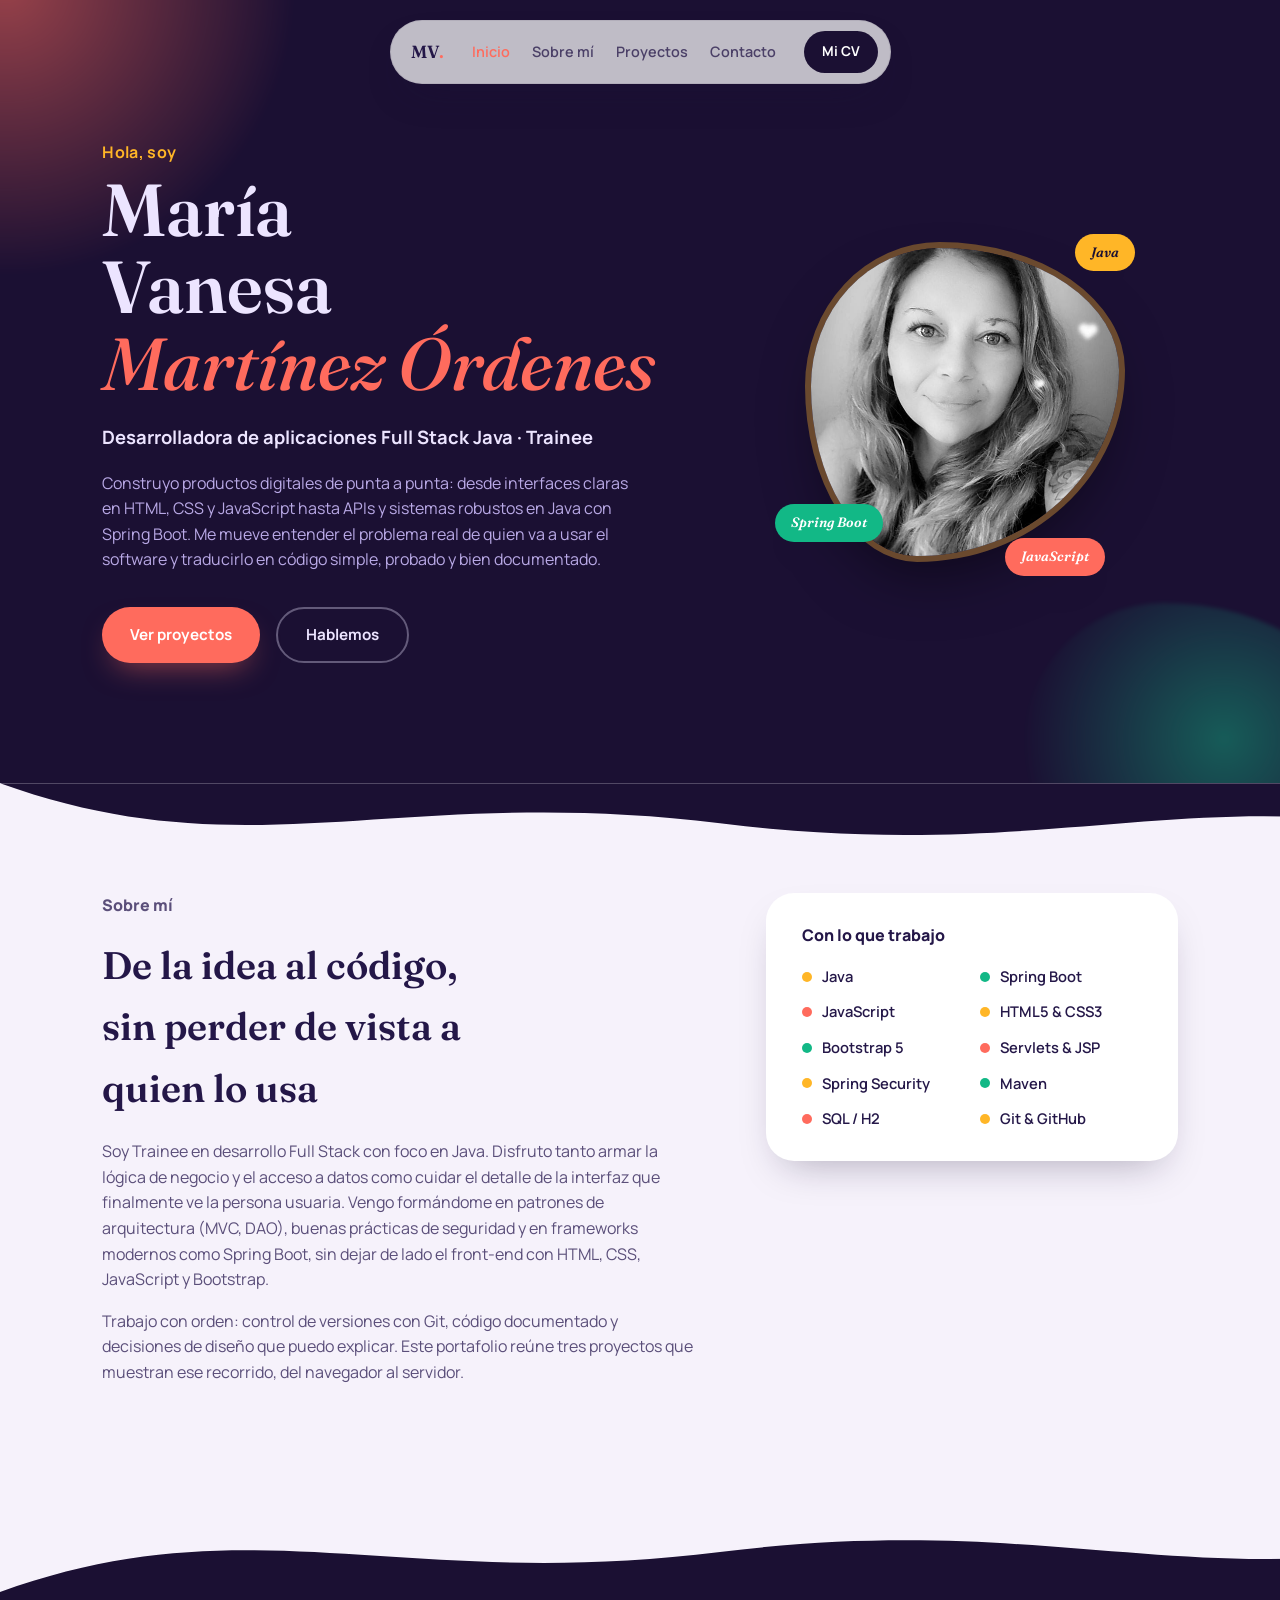
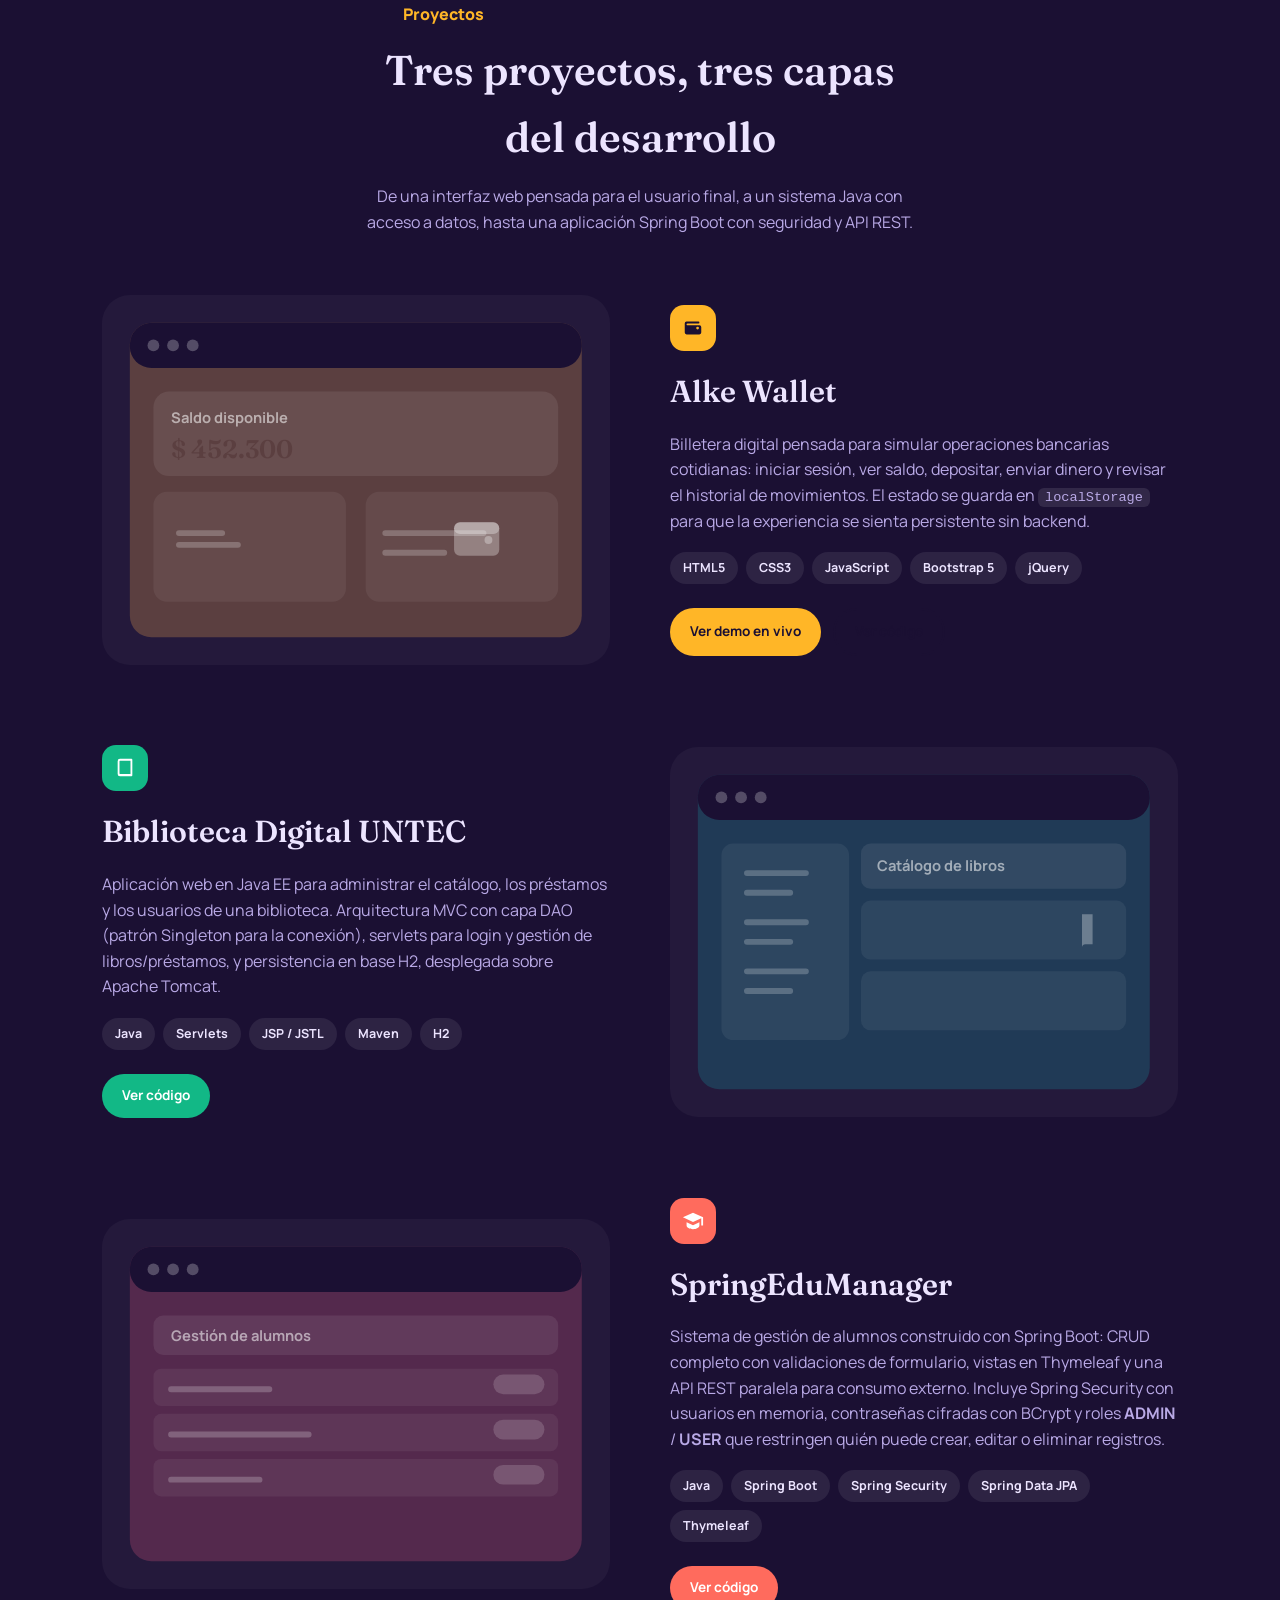
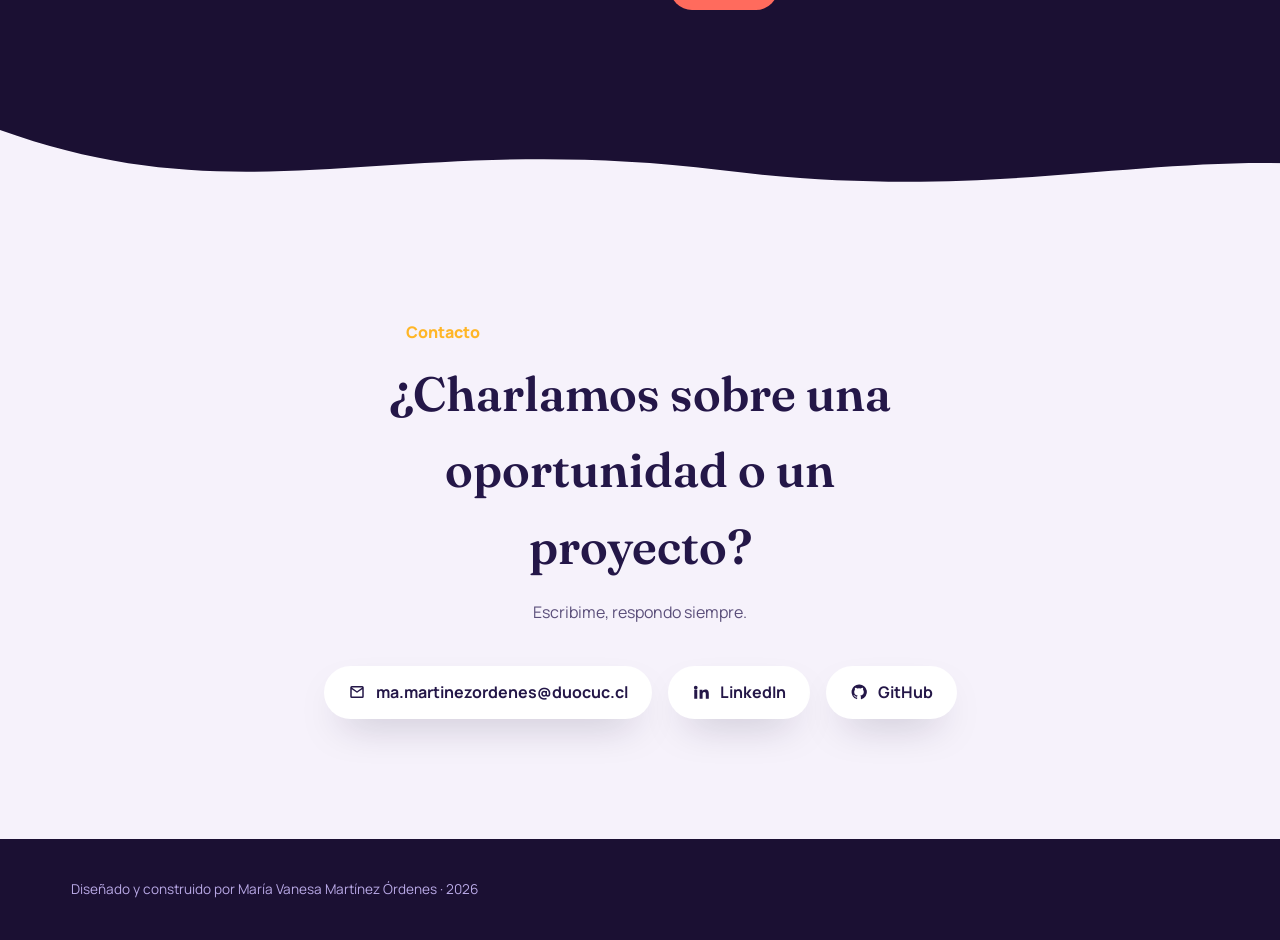
<file: index.html>
<!DOCTYPE html>
<html lang="es">
<head>
<meta charset="UTF-8">
<meta name="viewport" content="width=device-width, initial-scale=1.0">
<title>María Vanesa Martínez Órdenes · Desarrolladora Full Stack Java</title>
<meta name="description" content="Portafolio de María Vanesa Martínez Órdenes, desarrolladora de aplicaciones Full Stack Java Trainee.">
<link rel="preconnect" href="https://fonts.googleapis.com">
<link rel="preconnect" href="https://fonts.gstatic.com" crossorigin>
<link href="https://fonts.googleapis.com/css2?family=Fraunces:ital,opsz,wght@0,9..144,300;0,9..144,500;0,9..144,600;0,9..144,700;1,9..144,500;1,9..144,600&family=Manrope:wght@400;500;600;700;800&display=swap" rel="stylesheet">
<link rel="stylesheet" href="css/styles.css">
</head>
<body>

<div class="blob-cursor" aria-hidden="true"></div>

<header class="nav-wrap">
  <nav class="nav-pill" aria-label="Navegación principal">
    <a href="#inicio" class="nav-logo">MV<span>.</span></a>
    <div class="nav-links">
      <a href="#inicio">Inicio</a>
      <a href="#sobre-mi">Sobre mí</a>
      <a href="#proyectos">Proyectos</a>
      <a href="#contacto">Contacto</a>
    </div>
    <a href="assets/CV-Maria-Martinez.pdf" class="nav-cta">Mi CV</a>
  </nav>
</header>

<main>

  <!-- HERO -->
  <section id="inicio" class="hero">
    <div class="hero-blob hero-blob--a" aria-hidden="true"></div>
    <div class="hero-blob hero-blob--b" aria-hidden="true"></div>

    <div class="hero-grid">
      <div class="hero-copy">
        <p class="hero-kicker">Hola, soy</p>
        <h1 class="hero-name">
          <span class="reveal" style="--d:0">María</span>
          <span class="reveal" style="--d:1">Vanesa</span>
          <span class="reveal hero-name--accent" style="--d:2">Martínez Órdenes</span>
        </h1>
        <p class="hero-role reveal" style="--d:3">Desarrolladora de aplicaciones Full Stack Java · Trainee</p>
        <p class="hero-pitch reveal" style="--d:4">
          Construyo productos digitales de punta a punta: desde interfaces claras en HTML, CSS y JavaScript
          hasta APIs y sistemas robustos en Java con Spring Boot. Me mueve entender el problema real de quien
          va a usar el software y traducirlo en código simple, probado y bien documentado.
        </p>
        <div class="hero-actions reveal" style="--d:5">
          <a href="#proyectos" class="btn btn--solid">Ver proyectos</a>
          <a href="#contacto" class="btn btn--ghost">Hablemos</a>
        </div>
      </div>

      <div class="hero-photo-wrap reveal" style="--d:2">
        <div class="hero-photo-blob">
          <img src="assets/img/maria.png" alt="Retrato de María Vanesa Martínez Órdenes">
        </div>
        <div class="hero-tag hero-tag--java">Java</div>
        <div class="hero-tag hero-tag--spring">Spring Boot</div>
        <div class="hero-tag hero-tag--js">JavaScript</div>
      </div>
    </div>
  </section>

  <div class="divider divider--wave" aria-hidden="true"></div>

  <!-- SOBRE MI -->
  <section id="sobre-mi" class="about">
    <div class="about-grid">
      <div class="about-text">
        <p class="section-eyebrow">Sobre mí</p>
        <h2>De la idea al código, sin perder de vista a quien lo usa</h2>
        <p>
          Soy Trainee en desarrollo Full Stack con foco en Java. Disfruto tanto armar la lógica de negocio
          y el acceso a datos como cuidar el detalle de la interfaz que finalmente ve la persona usuaria.
          Vengo formándome en patrones de arquitectura (MVC, DAO), buenas prácticas de seguridad y en
          frameworks modernos como Spring Boot, sin dejar de lado el front-end con HTML, CSS, JavaScript
          y Bootstrap.
        </p>
        <p>
          Trabajo con orden: control de versiones con Git, código documentado y decisiones de diseño que
          puedo explicar. Este portafolio reúne tres proyectos que muestran ese recorrido, del navegador
          al servidor.
        </p>
      </div>

      <div class="about-stack">
        <p class="stack-label">Con lo que trabajo</p>
        <ul class="stack-grid">
          <li><span class="dot dot--gold"></span>Java</li>
          <li><span class="dot dot--teal"></span>Spring Boot</li>
          <li><span class="dot dot--coral"></span>JavaScript</li>
          <li><span class="dot dot--gold"></span>HTML5 &amp; CSS3</li>
          <li><span class="dot dot--teal"></span>Bootstrap 5</li>
          <li><span class="dot dot--coral"></span>Servlets &amp; JSP</li>
          <li><span class="dot dot--gold"></span>Spring Security</li>
          <li><span class="dot dot--teal"></span>Maven</li>
          <li><span class="dot dot--coral"></span>SQL / H2</li>
          <li><span class="dot dot--gold"></span>Git &amp; GitHub</li>
        </ul>
      </div>
    </div>
  </section>

  <div class="divider divider--wave divider--flip" aria-hidden="true"></div>

  <!-- PROYECTOS -->
  <section id="proyectos" class="projects">
    <p class="section-eyebrow section-eyebrow--light">Proyectos</p>
    <h2 class="projects-title">Tres proyectos, tres capas del desarrollo</h2>
    <p class="projects-sub">
      De una interfaz web pensada para el usuario final, a un sistema Java con acceso a datos, hasta una
      aplicación Spring Boot con seguridad y API REST.
    </p>

    <!-- Proyecto 1 -->
    <article class="project-card project-card--gold">
      <div class="project-media">
        <svg viewBox="0 0 480 340" class="project-mock" role="img" aria-label="Vista previa de Alke Wallet">
          <rect x="10" y="10" width="460" height="320" rx="22" class="mock-frame"/>
          <rect x="10" y="10" width="460" height="46" rx="22" class="mock-bar"/>
          <circle cx="34" cy="33" r="6" class="mock-dot"/>
          <circle cx="54" cy="33" r="6" class="mock-dot"/>
          <circle cx="74" cy="33" r="6" class="mock-dot"/>
          <rect x="34" y="80" width="412" height="86" rx="16" class="mock-card"/>
          <text x="52" y="112" class="mock-label">Saldo disponible</text>
          <text x="52" y="148" class="mock-amount">$ 452.300</text>
          <rect x="34" y="182" width="196" height="112" rx="14" class="mock-tile"/>
          <rect x="250" y="182" width="196" height="112" rx="14" class="mock-tile"/>
          <path d="M60 236h60M60 224h44M270 224h100M270 244h60" class="mock-line"/>
          <g class="mock-icon-wallet" transform="translate(340,205)">
            <rect x="0" y="8" width="46" height="34" rx="6"/>
            <rect x="0" y="8" width="46" height="12" rx="6"/>
            <circle cx="35" cy="26" r="4"/>
          </g>
        </svg>
      </div>
      <div class="project-body">
        <span class="project-icon" aria-hidden="true">
          <svg viewBox="0 0 24 24"><path d="M3 7a2 2 0 0 1 2-2h13a1 1 0 0 1 0 2H6a1 1 0 0 0-1 1v.5c0 .28.22.5.5.5H19a2 2 0 0 1 2 2v6a2 2 0 0 1-2 2H5a2 2 0 0 1-2-2V7Zm14 6.5a1.5 1.5 0 1 0 0-3 1.5 1.5 0 0 0 0 3Z"/></svg>
        </span>
        <h3>Alke Wallet</h3>
        <p class="project-desc">
          Billetera digital pensada para simular operaciones bancarias cotidianas: iniciar sesión, ver saldo,
          depositar, enviar dinero y revisar el historial de movimientos. El estado se guarda en
          <code>localStorage</code> para que la experiencia se sienta persistente sin backend.
        </p>
        <ul class="project-tech">
          <li>HTML5</li><li>CSS3</li><li>JavaScript</li><li>Bootstrap 5</li><li>jQuery</li>
        </ul>
        <div class="project-actions">
          <a href="proyectos/alke-wallet/index.html" class="btn btn--small btn--gold">Ver demo en vivo</a>
          <a href="https://github.com/mamartinezordenes-cloud" class="btn btn--small btn--outline">Ver código</a>
        </div>
      </div>
    </article>

    <!-- Proyecto 2 -->
    <article class="project-card project-card--teal project-card--reverse">
      <div class="project-media">
        <svg viewBox="0 0 480 340" class="project-mock" role="img" aria-label="Vista previa de Biblioteca Digital UNTEC">
          <rect x="10" y="10" width="460" height="320" rx="22" class="mock-frame"/>
          <rect x="10" y="10" width="460" height="46" rx="22" class="mock-bar"/>
          <circle cx="34" cy="33" r="6" class="mock-dot"/>
          <circle cx="54" cy="33" r="6" class="mock-dot"/>
          <circle cx="74" cy="33" r="6" class="mock-dot"/>
          <rect x="34" y="80" width="130" height="200" rx="12" class="mock-tile"/>
          <rect x="176" y="80" width="270" height="46" rx="10" class="mock-card"/>
          <text x="192" y="108" class="mock-label">Catálogo de libros</text>
          <rect x="176" y="138" width="270" height="60" rx="10" class="mock-tile"/>
          <rect x="176" y="210" width="270" height="60" rx="10" class="mock-tile"/>
          <path d="M60 110h60M60 130h44M60 160h60M60 180h44M60 210h60M60 230h44" class="mock-line"/>
          <g class="mock-icon-book" transform="translate(392,150)">
            <path d="M2 2h20v34H14a4 4 0 0 0-4 4V2Z" transform="scale(0.9)"/>
          </g>
        </svg>
      </div>
      <div class="project-body">
        <span class="project-icon" aria-hidden="true">
          <svg viewBox="0 0 24 24"><path d="M4 4.5A2.5 2.5 0 0 1 6.5 2H19a1 1 0 0 1 1 1v17a1 1 0 0 1-1 1H6.5A2.5 2.5 0 0 1 4 18.5v-14Zm2.5-.5a.5.5 0 0 0-.5.5v13.5a.5.5 0 0 0 .5.5H18V4H6.5Z"/></svg>
        </span>
        <h3>Biblioteca Digital UNTEC</h3>
        <p class="project-desc">
          Aplicación web en Java EE para administrar el catálogo, los préstamos y los usuarios de una
          biblioteca. Arquitectura MVC con capa DAO (patrón Singleton para la conexión), servlets para
          login y gestión de libros/préstamos, y persistencia en base H2, desplegada sobre Apache Tomcat.
        </p>
        <ul class="project-tech">
          <li>Java</li><li>Servlets</li><li>JSP / JSTL</li><li>Maven</li><li>H2</li>
        </ul>
        <div class="project-actions">
          <a href="https://github.com/mamartinezordenes-cloud" class="btn btn--small btn--teal">Ver código</a>
        </div>
      </div>
    </article>

    <!-- Proyecto 3 -->
    <article class="project-card project-card--coral">
      <div class="project-media">
        <svg viewBox="0 0 480 340" class="project-mock" role="img" aria-label="Vista previa de SpringEduManager">
          <rect x="10" y="10" width="460" height="320" rx="22" class="mock-frame"/>
          <rect x="10" y="10" width="460" height="46" rx="22" class="mock-bar"/>
          <circle cx="34" cy="33" r="6" class="mock-dot"/>
          <circle cx="54" cy="33" r="6" class="mock-dot"/>
          <circle cx="74" cy="33" r="6" class="mock-dot"/>
          <rect x="34" y="80" width="412" height="40" rx="10" class="mock-card"/>
          <text x="52" y="106" class="mock-label">Gestión de alumnos</text>
          <rect x="34" y="134" width="412" height="38" rx="8" class="mock-tile"/>
          <rect x="34" y="180" width="412" height="38" rx="8" class="mock-tile"/>
          <rect x="34" y="226" width="412" height="38" rx="8" class="mock-tile"/>
          <path d="M52 155h100M52 201h140M52 247h90" class="mock-line"/>
          <rect x="380" y="140" width="52" height="20" rx="10" class="mock-badge"/>
          <rect x="380" y="186" width="52" height="20" rx="10" class="mock-badge"/>
          <rect x="380" y="232" width="52" height="20" rx="10" class="mock-badge"/>
        </svg>
      </div>
      <div class="project-body">
        <span class="project-icon" aria-hidden="true">
          <svg viewBox="0 0 24 24"><path d="M12 3 1 8l11 5 9-4.09V17h2V8L12 3Zm0 13.5-7-3.18V17c0 2.21 3.13 4 7 4s7-1.79 7-4v-3.68l-7 3.18Z"/></svg>
        </span>
        <h3>SpringEduManager</h3>
        <p class="project-desc">
          Sistema de gestión de alumnos construido con Spring Boot: CRUD completo con validaciones de
          formulario, vistas en Thymeleaf y una API REST paralela para consumo externo. Incluye Spring
          Security con usuarios en memoria, contraseñas cifradas con BCrypt y roles <strong>ADMIN</strong>
          / <strong>USER</strong> que restringen quién puede crear, editar o eliminar registros.
        </p>
        <ul class="project-tech">
          <li>Java</li><li>Spring Boot</li><li>Spring Security</li><li>Spring Data JPA</li><li>Thymeleaf</li>
        </ul>
        <div class="project-actions">
          <a href="https://github.com/mamartinezordenes-cloud" class="btn btn--small btn--coral">Ver código</a>
        </div>
      </div>
    </article>
  </section>

  <div class="divider divider--wave" aria-hidden="true"></div>

  <!-- CONTACTO -->
  <section id="contacto" class="contact">
    <div class="hero-blob hero-blob--c" aria-hidden="true"></div>
    <p class="section-eyebrow section-eyebrow--light">Contacto</p>
    <h2 class="contact-title">¿Charlamos sobre una oportunidad o un proyecto?</h2>
    <p class="contact-pitch">Escribime, respondo siempre.</p>

    <div class="contact-links">
      <a href="mailto:ma.martinezordenes@duocuc.cl" class="contact-pill">
        <svg viewBox="0 0 24 24"><path d="M3 6a2 2 0 0 1 2-2h14a2 2 0 0 1 2 2v12a2 2 0 0 1-2 2H5a2 2 0 0 1-2-2V6Zm2 0 7 5 7-5H5Zm14 2.24-6.4 4.57a1 1 0 0 1-1.2 0L5 8.24V18h14V8.24Z"/></svg>
        ma.martinezordenes@duocuc.cl
      </a>
      <a href="https://www.linkedin.com/in/maria-vanesa-martinez-ordenes/" target="_blank" rel="noopener" class="contact-pill">
        <svg viewBox="0 0 24 24"><path d="M4.98 3.5a2.5 2.5 0 1 1 0 5 2.5 2.5 0 0 1 0-5ZM3 9h4v12H3V9Zm7 0h3.8v1.7h.05c.53-.95 1.83-1.95 3.77-1.95 4.03 0 4.78 2.5 4.78 5.76V21h-4v-5.9c0-1.4-.03-3.2-2-3.2-2 0-2.3 1.5-2.3 3.1V21h-4V9Z"/></svg>
        LinkedIn
      </a>
      <a href="https://github.com/mamartinezordenes-cloud" target="_blank" rel="noopener" class="contact-pill">
        <svg viewBox="0 0 24 24"><path d="M12 2a10 10 0 0 0-3.16 19.49c.5.09.68-.22.68-.48v-1.7c-2.78.6-3.37-1.2-3.37-1.2-.46-1.15-1.11-1.46-1.11-1.46-.9-.62.07-.6.07-.6 1 .07 1.53 1.03 1.53 1.03.9 1.52 2.34 1.08 2.91.83.09-.65.35-1.08.63-1.33-2.22-.25-4.56-1.11-4.56-4.93 0-1.09.39-1.98 1.03-2.68-.1-.25-.45-1.27.1-2.65 0 0 .84-.27 2.75 1.02a9.6 9.6 0 0 1 5 0c1.9-1.29 2.75-1.02 2.75-1.02.55 1.38.2 2.4.1 2.65.64.7 1.03 1.59 1.03 2.68 0 3.83-2.34 4.68-4.57 4.92.36.31.68.92.68 1.85v2.74c0 .27.18.58.69.48A10 10 0 0 0 12 2Z"/></svg>
        GitHub
      </a>
    </div>
  </section>

</main>

<footer class="site-footer">
  <p>Diseñado y construido por María Vanesa Martínez Órdenes · <span id="year"></span></p>
</footer>

<script src="js/script.js"></script>
</body>
</html>
</file>
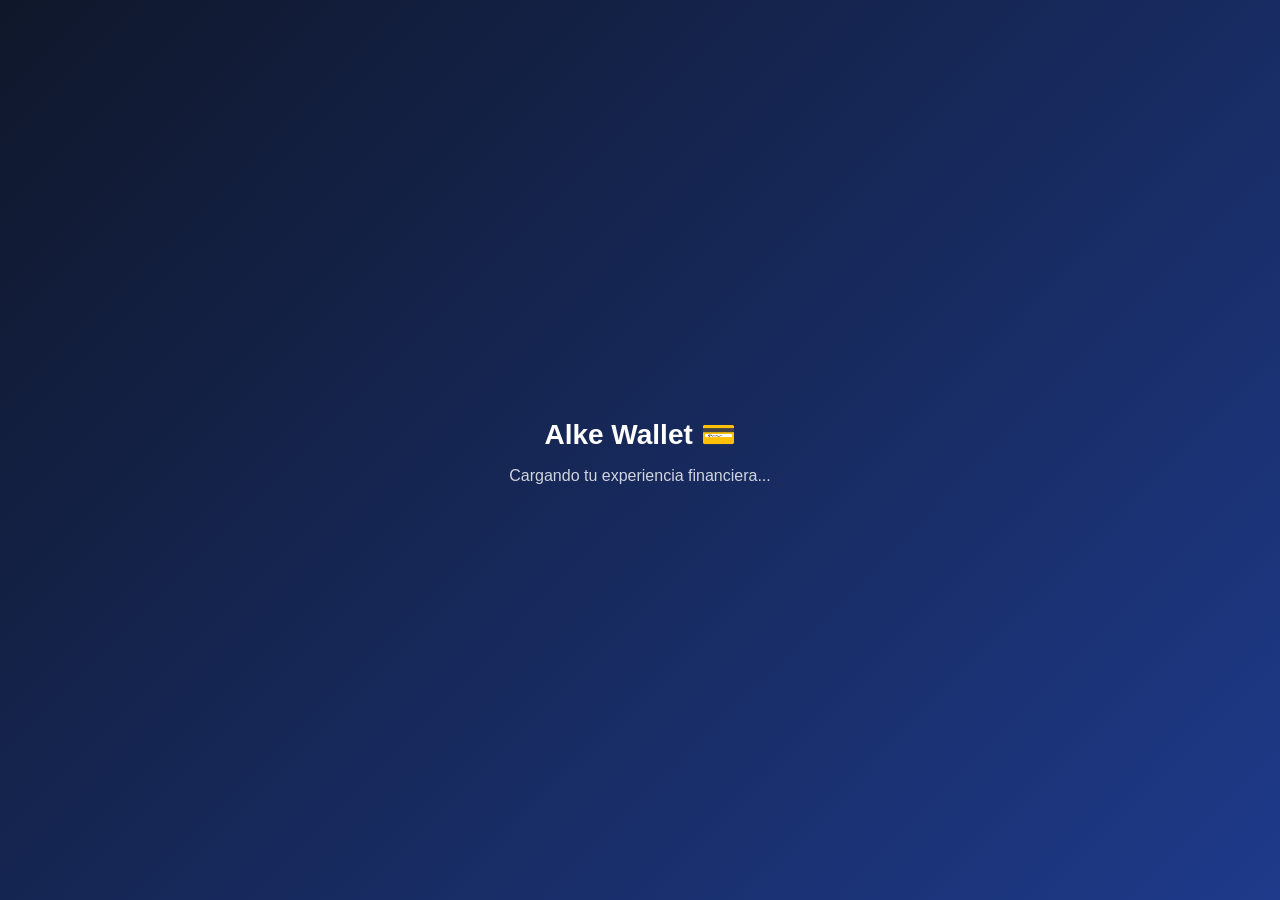
<file: proyectos/alke-wallet/index.html>
<!DOCTYPE html>
<html lang="es">
<head>
    <meta charset="UTF-8">
    <meta name="viewport" content="width=device-width, initial-scale=1.0">
    <title>Alke Wallet</title>

    <style>
        body {
            background: linear-gradient(135deg, #0f172a, #1e3a8a);
            color: white;
            font-family: Arial, sans-serif;
            display: flex;
            justify-content: center;
            align-items: center;
            height: 100vh;
            margin: 0;
        }

        .loader {
            text-align: center;
        }

        .loader h1 {
            font-size: 28px;
            margin-bottom: 10px;
        }

        .loader p {
            opacity: 0.8;
        }
    </style>

    <script>
        setTimeout(() => {
            window.location.href = "login.html";
        }, 1500);
    </script>
</head>

<body>

    <div class="loader">
        <h1>Alke Wallet 💳</h1>
        <p>Cargando tu experiencia financiera...</p>
    </div>

</body>
</html>
</file>
<file: css/styles.css>
/* =========================================================
   Design tokens
========================================================= */
:root {
  --ink: #1b1033;
  --ink-2: #2a1b4d;
  --paper: #f6f2fb;
  --paper-2: #ffffff;
  --text-dark: #241748;
  --text-soft: #5b4f7a;
  --text-on-ink: #ece4ff;
  --text-on-ink-soft: #b9a9e6;

  --coral: #ff6b5d;
  --coral-dark: #e14f42;
  --gold: #ffb627;
  --gold-dark: #e59a0f;
  --teal: #12b886;
  --teal-dark: #0c9a70;

  --radius-blob: 42% 58% 65% 35% / 45% 40% 60% 55%;
  --shadow-soft: 0 18px 40px -18px rgba(27, 16, 51, 0.35);
  --ease: cubic-bezier(.22, 1, .36, 1);
}

@media (prefers-reduced-motion: reduce) {
  * { animation-duration: 0.001ms !important; animation-iteration-count: 1 !important; transition-duration: 0.001ms !important; }
}

/* =========================================================
   Base
========================================================= */
* { box-sizing: border-box; }
html { scroll-behavior: smooth; }

body {
  margin: 0;
  background: var(--paper);
  color: var(--text-dark);
  font-family: 'Manrope', sans-serif;
  font-size: 16px;
  line-height: 1.6;
  overflow-x: hidden;
}

h1, h2, h3 {
  font-family: 'Fraunces', serif;
  margin: 0;
  color: inherit;
}

p { max-width: 62ch; }

a { color: inherit; text-decoration: none; }

img { max-width: 100%; display: block; }

svg { width: 100%; height: auto; display: block; }

::selection { background: var(--coral); color: #fff; }

:focus-visible {
  outline: 3px solid var(--gold);
  outline-offset: 3px;
}

/* =========================================================
   Nav
========================================================= */
.nav-wrap {
  position: fixed;
  top: 20px;
  left: 0;
  right: 0;
  z-index: 100;
  display: flex;
  justify-content: center;
  padding: 0 16px;
}

.nav-pill {
  display: flex;
  align-items: center;
  gap: clamp(12px, 3vw, 28px);
  background: rgba(255, 255, 255, 0.72);
  backdrop-filter: blur(14px);
  border: 1px solid rgba(27, 16, 51, 0.08);
  border-radius: 999px;
  padding: 10px 12px 10px 20px;
  box-shadow: var(--shadow-soft);
  max-width: 100%;
}

.nav-logo {
  font-family: 'Fraunces', serif;
  font-weight: 600;
  font-size: 1.1rem;
}
.nav-logo span { color: var(--coral); }

.nav-links {
  display: flex;
  gap: clamp(10px, 2vw, 22px);
  font-size: 0.9rem;
  font-weight: 600;
}

.nav-links a { opacity: 0.75; transition: opacity .2s var(--ease); }
.nav-links a:hover, .nav-links a.is-active { opacity: 1; color: var(--coral); }

.nav-cta {
  background: var(--ink);
  color: #fff;
  font-size: 0.85rem;
  font-weight: 700;
  padding: 10px 18px;
  border-radius: 999px;
  transition: transform .25s var(--ease), background .25s var(--ease);
  white-space: nowrap;
}
.nav-cta:hover { background: var(--coral); transform: translateY(-2px); }

@media (max-width: 640px) {
  .nav-links { display: none; }
}

/* =========================================================
   Hero
========================================================= */
.hero {
  position: relative;
  background: var(--ink);
  color: var(--text-on-ink);
  padding: 140px 8vw 120px;
  overflow: hidden;
  isolation: isolate;
}

.hero-blob {
  position: absolute;
  border-radius: var(--radius-blob);
  filter: blur(2px);
  z-index: -1;
  opacity: 0.9;
}
.hero-blob--a {
  width: 420px; height: 420px;
  background: radial-gradient(circle at 30% 30%, var(--coral), transparent 70%);
  top: -140px; left: -120px;
  opacity: 0.55;
}
.hero-blob--b {
  width: 340px; height: 340px;
  background: radial-gradient(circle at 60% 40%, var(--teal), transparent 70%);
  bottom: -160px; right: -80px;
  opacity: 0.45;
}

.hero-grid {
  position: relative;
  display: grid;
  grid-template-columns: 1.15fr 0.85fr;
  gap: clamp(32px, 6vw, 80px);
  align-items: center;
  max-width: 1280px;
  margin: 0 auto;
}

.hero-kicker {
  font-weight: 700;
  color: var(--gold);
  margin: 0 0 6px;
  letter-spacing: 0.02em;
}

.hero-name {
  font-size: clamp(2.6rem, 6vw, 4.6rem);
  line-height: 1.02;
  font-weight: 600;
  display: flex;
  flex-direction: column;
  gap: 2px;
}
.hero-name--accent {
  font-style: italic;
  font-weight: 500;
  color: var(--coral);
}

.hero-role {
  margin-top: 22px;
  font-size: 1.15rem;
  font-weight: 700;
  color: var(--text-on-ink);
}

.hero-pitch {
  margin-top: 16px;
  color: var(--text-on-ink-soft);
  max-width: 54ch;
}

.hero-actions {
  margin-top: 34px;
  display: flex;
  gap: 16px;
  flex-wrap: wrap;
}

.reveal {
  opacity: 0;
  transform: translateY(18px);
  animation: rise .8s var(--ease) forwards;
  animation-delay: calc(var(--d, 0) * 110ms + 120ms);
}
@keyframes rise {
  to { opacity: 1; transform: translateY(0); }
}

/* Buttons */
.btn {
  display: inline-flex;
  align-items: center;
  justify-content: center;
  padding: 14px 28px;
  border-radius: 999px;
  font-weight: 700;
  font-size: 0.95rem;
  transition: transform .25s var(--ease), box-shadow .25s var(--ease), background .25s var(--ease), color .25s var(--ease);
}
.btn--solid {
  background: var(--coral);
  color: #fff;
  box-shadow: 0 14px 30px -12px rgba(255, 107, 93, 0.55);
}
.btn--solid:hover { transform: translateY(-3px); box-shadow: 0 20px 34px -12px rgba(255, 107, 93, 0.65); }

.btn--ghost {
  border: 2px solid rgba(236, 228, 255, 0.35);
  color: var(--text-on-ink);
}
.btn--ghost:hover { border-color: var(--gold); color: var(--gold); transform: translateY(-3px); }

.btn--small { padding: 11px 20px; font-size: 0.85rem; }
.btn--gold { background: var(--gold); color: var(--ink); }
.btn--gold:hover { background: var(--gold-dark); transform: translateY(-2px); }
.btn--teal { background: var(--teal); color: #fff; }
.btn--teal:hover { background: var(--teal-dark); transform: translateY(-2px); }
.btn--coral { background: var(--coral); color: #fff; }
.btn--coral:hover { background: var(--coral-dark); transform: translateY(-2px); }
.btn--outline {
  border: 2px solid var(--ink);
  color: var(--ink);
}
.btn--outline:hover { background: var(--ink); color: #fff; transform: translateY(-2px); }

/* Hero photo */
.hero-photo-wrap { position: relative; justify-self: center; }

.hero-photo-blob {
  width: clamp(220px, 26vw, 320px);
  aspect-ratio: 1;
  border-radius: var(--radius-blob);
  overflow: hidden;
  border: 6px solid rgba(255, 182, 39, 0.35);
  box-shadow: 0 30px 60px -20px rgba(0,0,0,0.5);
}
.hero-photo-blob img {
  width: 100%; height: 100%; object-fit: cover;
  filter: saturate(1.05) contrast(1.02);
}

.hero-tag {
  position: absolute;
  font-family: 'Fraunces', serif;
  font-style: italic;
  font-weight: 600;
  font-size: 0.85rem;
  padding: 8px 16px;
  border-radius: 999px;
  color: var(--ink);
  box-shadow: var(--shadow-soft);
}
.hero-tag--java { background: var(--gold); top: -8px; right: -10px; }
.hero-tag--spring { background: var(--teal); color: #fff; bottom: 20px; left: -30px; }
.hero-tag--js { background: var(--coral); color: #fff; bottom: -14px; right: 20px; }

@media (max-width: 900px) {
  .hero-grid { grid-template-columns: 1fr; text-align: left; }
  .hero-photo-wrap { justify-self: start; margin-top: 20px; }
}

/* =========================================================
   Section dividers (organic waves)
========================================================= */
.divider {
  height: 90px;
  background: var(--ink);
  position: relative;
}
.divider--wave {
  background: var(--paper);
}
.divider--wave::before {
  content: "";
  position: absolute;
  inset: 0;
  background: var(--ink);
  clip-path: path('M0,0 C 250,90 400,0 720,40 C 1040,80 1190,0 1440,50 L1440,0 L0,0 Z');
}
.divider--wave.divider--flip::before {
  transform: scaleY(-1);
  clip-path: path('M0,0 C 250,90 400,0 720,40 C 1040,80 1190,0 1440,50 L1440,0 L0,0 Z');
}

/* =========================================================
   About
========================================================= */
.about { padding: 20px 8vw 100px; background: var(--paper); }

.about-grid {
  max-width: 1180px;
  margin: 0 auto;
  display: grid;
  grid-template-columns: 1.3fr 0.9fr;
  gap: clamp(30px, 6vw, 70px);
  align-items: start;
}

.section-eyebrow {
  font-weight: 800;
  color: var(--coral);
  margin: 0 0 10px;
}
.section-eyebrow--light { color: var(--gold); text-align: center; }

.about-text h2 {
  font-size: clamp(1.7rem, 3vw, 2.4rem);
  font-weight: 600;
  margin-bottom: 20px;
  max-width: 16ch;
}
.about-text p { color: var(--text-soft); margin-bottom: 16px; }

.about-stack {
  background: var(--paper-2);
  border-radius: 28px;
  padding: 30px clamp(20px, 3vw, 36px);
  box-shadow: var(--shadow-soft);
}
.stack-label { font-weight: 800; margin: 0 0 16px; }

.stack-grid {
  list-style: none;
  margin: 0; padding: 0;
  display: grid;
  grid-template-columns: 1fr 1fr;
  gap: 12px 16px;
  font-weight: 600;
  font-size: 0.92rem;
}
.stack-grid li { display: flex; align-items: center; gap: 10px; }

.dot { width: 10px; height: 10px; border-radius: 50%; flex-shrink: 0; }
.dot--gold { background: var(--gold); }
.dot--teal { background: var(--teal); }
.dot--coral { background: var(--coral); }

@media (max-width: 800px) {
  .about-grid { grid-template-columns: 1fr; }
}

/* =========================================================
   Projects
========================================================= */
.projects { background: var(--ink); color: var(--text-on-ink); padding: 10px 8vw 100px; }

.projects-title {
  text-align: center;
  font-size: clamp(1.8rem, 3.4vw, 2.6rem);
  font-weight: 600;
  max-width: 20ch;
  margin: 0 auto 14px;
}
.projects-sub {
  text-align: center;
  color: var(--text-on-ink-soft);
  max-width: 56ch;
  margin: 0 auto 60px;
}

.project-card {
  max-width: 1180px;
  margin: 0 auto 80px;
  display: grid;
  grid-template-columns: 1fr 1fr;
  gap: clamp(24px, 5vw, 60px);
  align-items: center;
}
.project-card:last-child { margin-bottom: 20px; }
.project-card--reverse .project-media { order: 2; }
.project-card--reverse .project-body { order: 1; }

.project-media {
  background: rgba(255,255,255,0.04);
  border-radius: 28px;
  padding: 18px;
}

.project-mock { border-radius: 18px; }
.mock-frame { fill: #241748; }
.mock-bar { fill: #1b1033; }
.mock-dot { fill: rgba(255,255,255,0.25); }
.mock-card { fill: rgba(255,255,255,0.08); }
.mock-tile { fill: rgba(255,255,255,0.06); }
.mock-badge { fill: rgba(255,255,255,0.16); }
.mock-line { stroke: rgba(255,255,255,0.22); stroke-width: 6; stroke-linecap: round; fill: none; }
.mock-label { fill: rgba(255,255,255,0.55); font-family: 'Manrope', sans-serif; font-size: 15px; font-weight: 700; }
.mock-amount { fill: #fff; font-family: 'Fraunces', serif; font-size: 26px; font-weight: 600; }
.mock-icon-wallet, .mock-icon-book { fill: rgba(255,255,255,0.3); }

.project-card--gold .mock-frame,
.project-card--gold .mock-amount { fill: color-mix(in srgb, var(--gold) 25%, #241748); }
.project-card--teal .mock-frame { fill: color-mix(in srgb, var(--teal) 22%, #241748); }
.project-card--coral .mock-frame { fill: color-mix(in srgb, var(--coral) 22%, #241748); }

.project-icon {
  display: inline-flex;
  width: 46px; height: 46px;
  border-radius: 14px;
  align-items: center;
  justify-content: center;
  margin-bottom: 16px;
}
.project-icon svg { width: 22px; height: 22px; fill: #fff; }
.project-card--gold .project-icon { background: var(--gold); }
.project-card--gold .project-icon svg { fill: var(--ink); }
.project-card--teal .project-icon { background: var(--teal); }
.project-card--coral .project-icon { background: var(--coral); }

.project-body h3 {
  font-size: clamp(1.5rem, 2.4vw, 1.9rem);
  font-weight: 600;
  margin-bottom: 14px;
}

.project-desc { color: var(--text-on-ink-soft); margin-bottom: 18px; }
.project-desc code {
  background: rgba(255,255,255,0.1);
  padding: 2px 7px;
  border-radius: 6px;
  font-size: 0.85em;
}

.project-tech {
  list-style: none;
  display: flex;
  flex-wrap: wrap;
  gap: 8px;
  padding: 0; margin: 0 0 24px;
}
.project-tech li {
  font-size: 0.78rem;
  font-weight: 700;
  padding: 6px 13px;
  border-radius: 999px;
  background: rgba(255,255,255,0.08);
  color: var(--text-on-ink);
}

.project-actions { display: flex; flex-wrap: wrap; gap: 12px; }

@media (max-width: 800px) {
  .project-card, .project-card--reverse { grid-template-columns: 1fr; }
  .project-card--reverse .project-media,
  .project-card--reverse .project-body { order: initial; }
}

/* =========================================================
   Contact
========================================================= */
.contact {
  position: relative;
  background: var(--paper);
  padding: 100px 8vw 120px;
  text-align: center;
  overflow: hidden;
}
.hero-blob--c {
  width: 460px; height: 460px;
  background: radial-gradient(circle at 50% 50%, var(--gold), transparent 70%);
  top: -220px; left: 50%; transform: translateX(-50%);
  opacity: 0.35;
}

.contact-title {
  font-size: clamp(1.9rem, 4vw, 3rem);
  font-weight: 600;
  max-width: 18ch;
  margin: 0 auto 14px;
}
.contact-pitch { color: var(--text-soft); margin: 0 auto 40px; }

.contact-links {
  display: flex;
  justify-content: center;
  flex-wrap: wrap;
  gap: 16px;
  position: relative;
}
.contact-pill {
  display: inline-flex;
  align-items: center;
  gap: 10px;
  background: var(--paper-2);
  padding: 14px 24px;
  border-radius: 999px;
  font-weight: 700;
  box-shadow: var(--shadow-soft);
  transition: transform .25s var(--ease), background .25s var(--ease), color .25s var(--ease);
}
.contact-pill svg { width: 18px; height: 18px; fill: currentColor; }
.contact-pill:hover { background: var(--ink); color: #fff; transform: translateY(-3px); }

/* =========================================================
   Footer
========================================================= */
.site-footer {
  background: var(--ink);
  color: var(--text-on-ink-soft);
  text-align: center;
  padding: 26px;
  font-size: 0.85rem;
}
</file>
